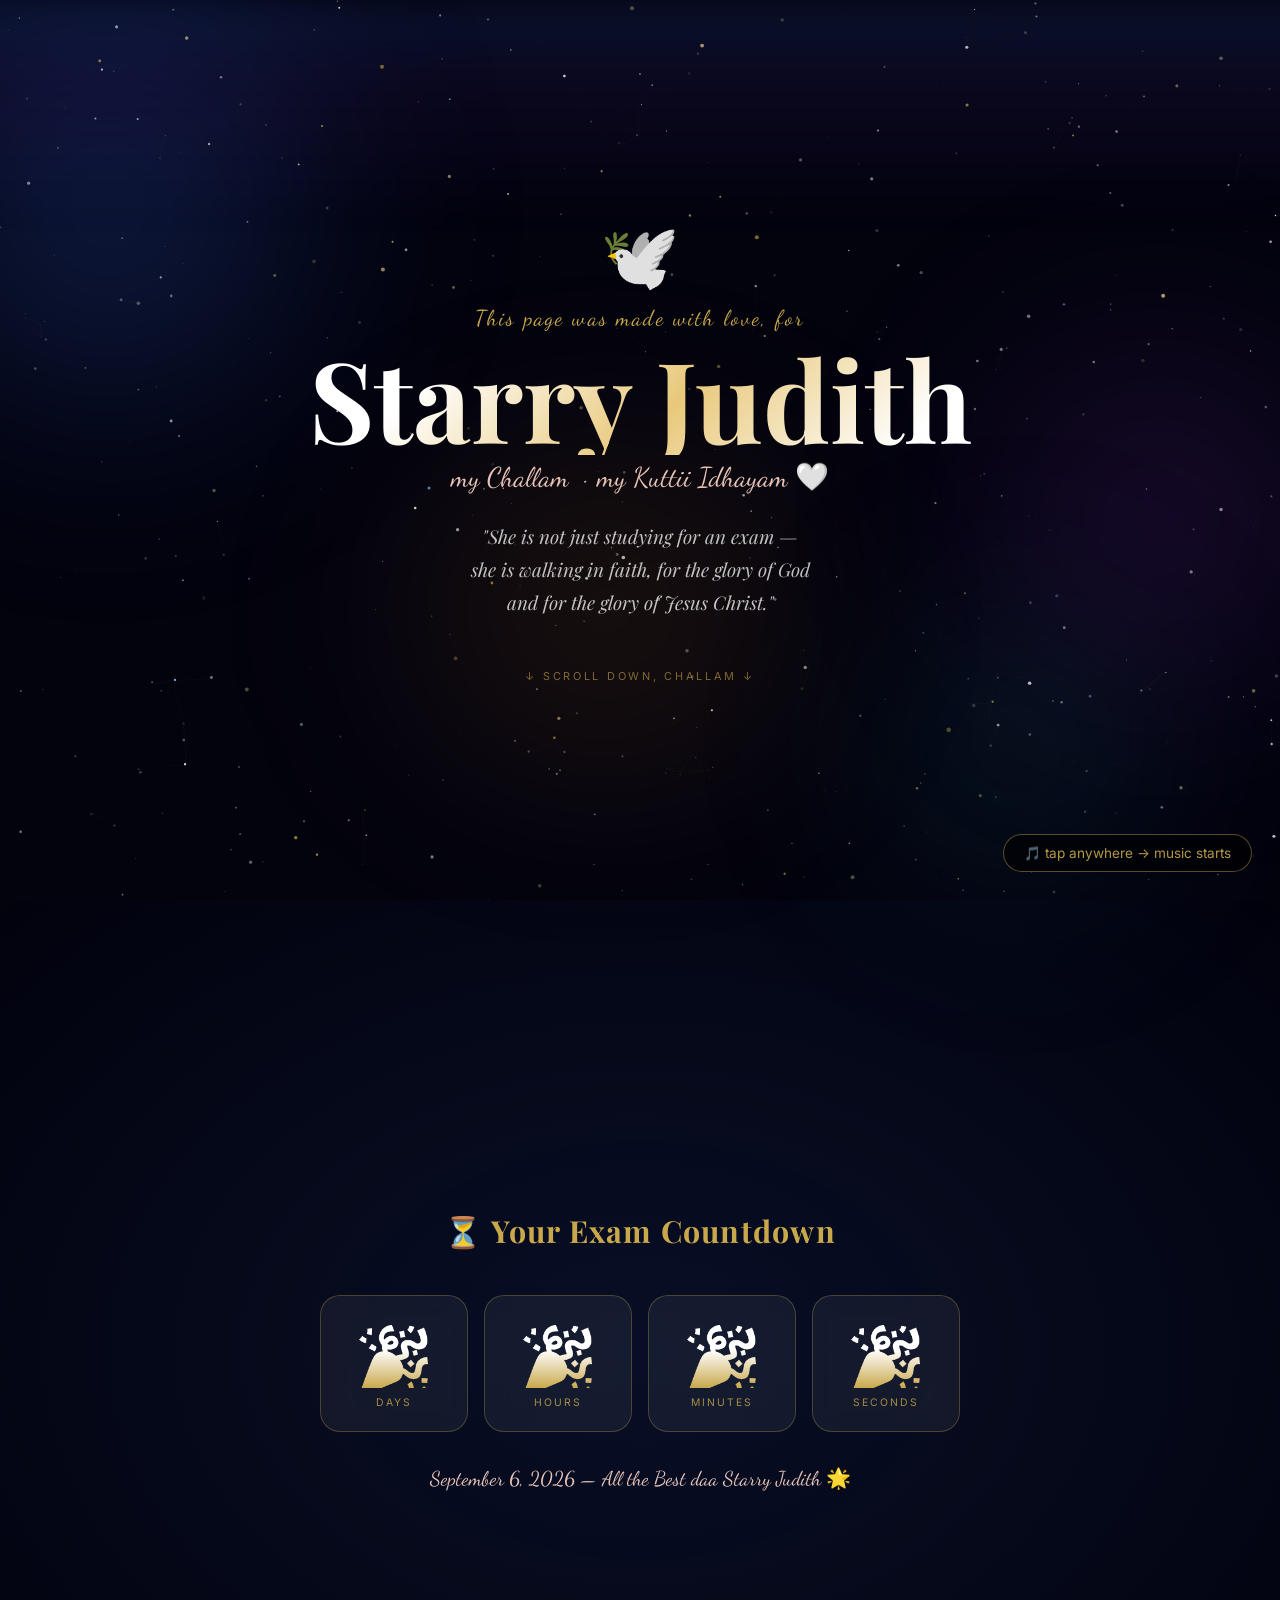
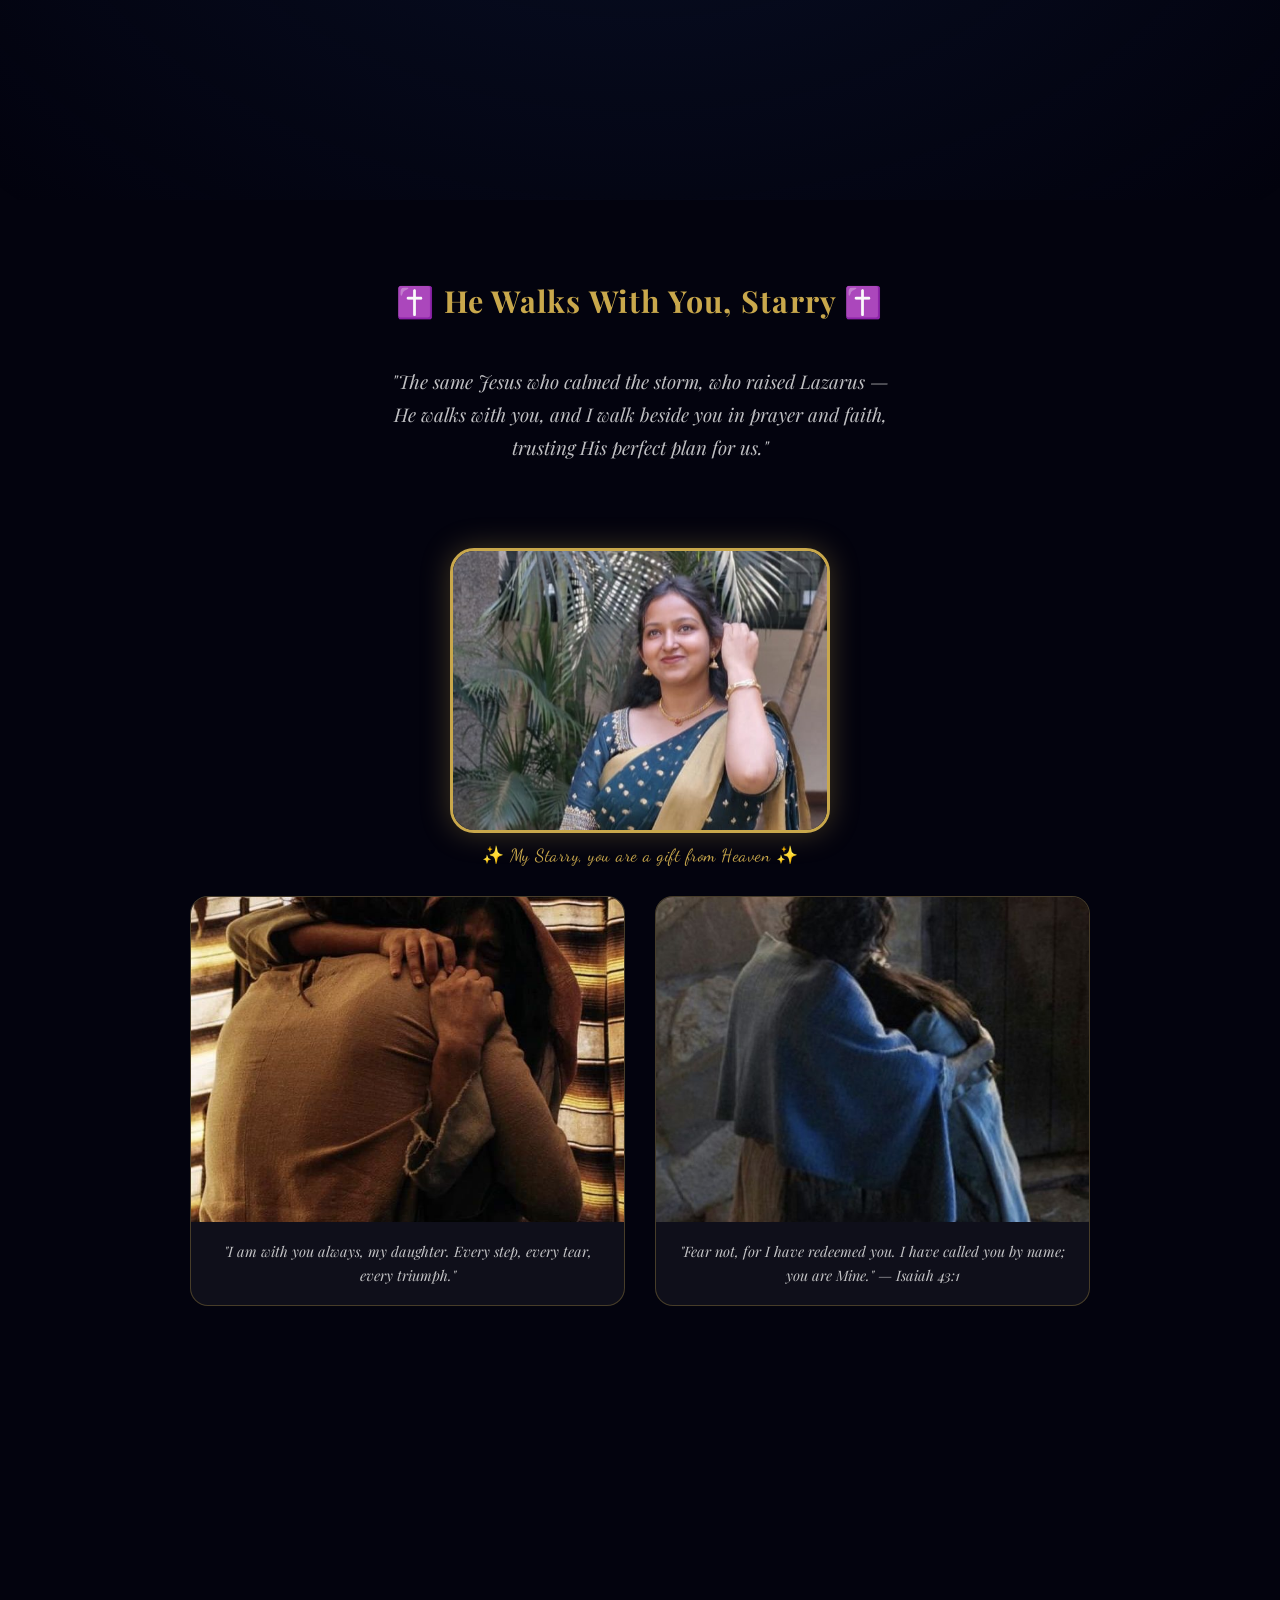
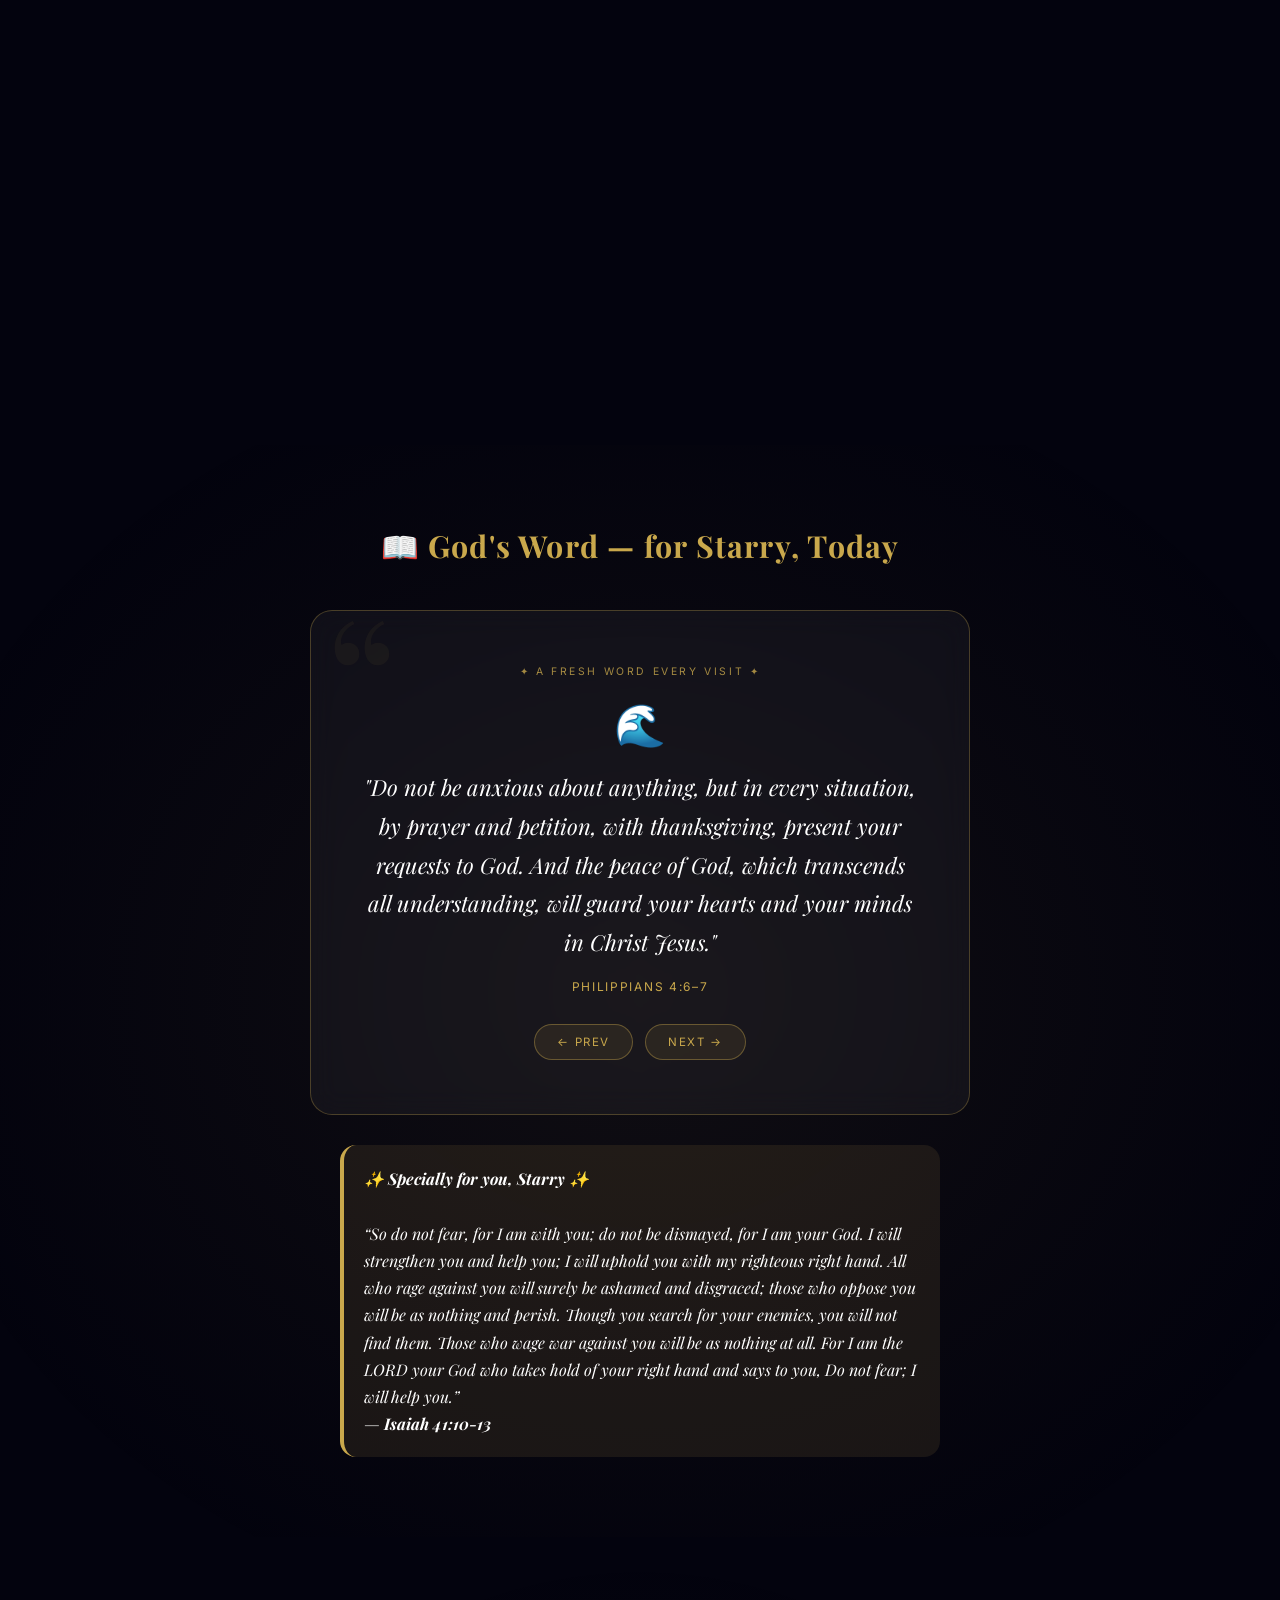
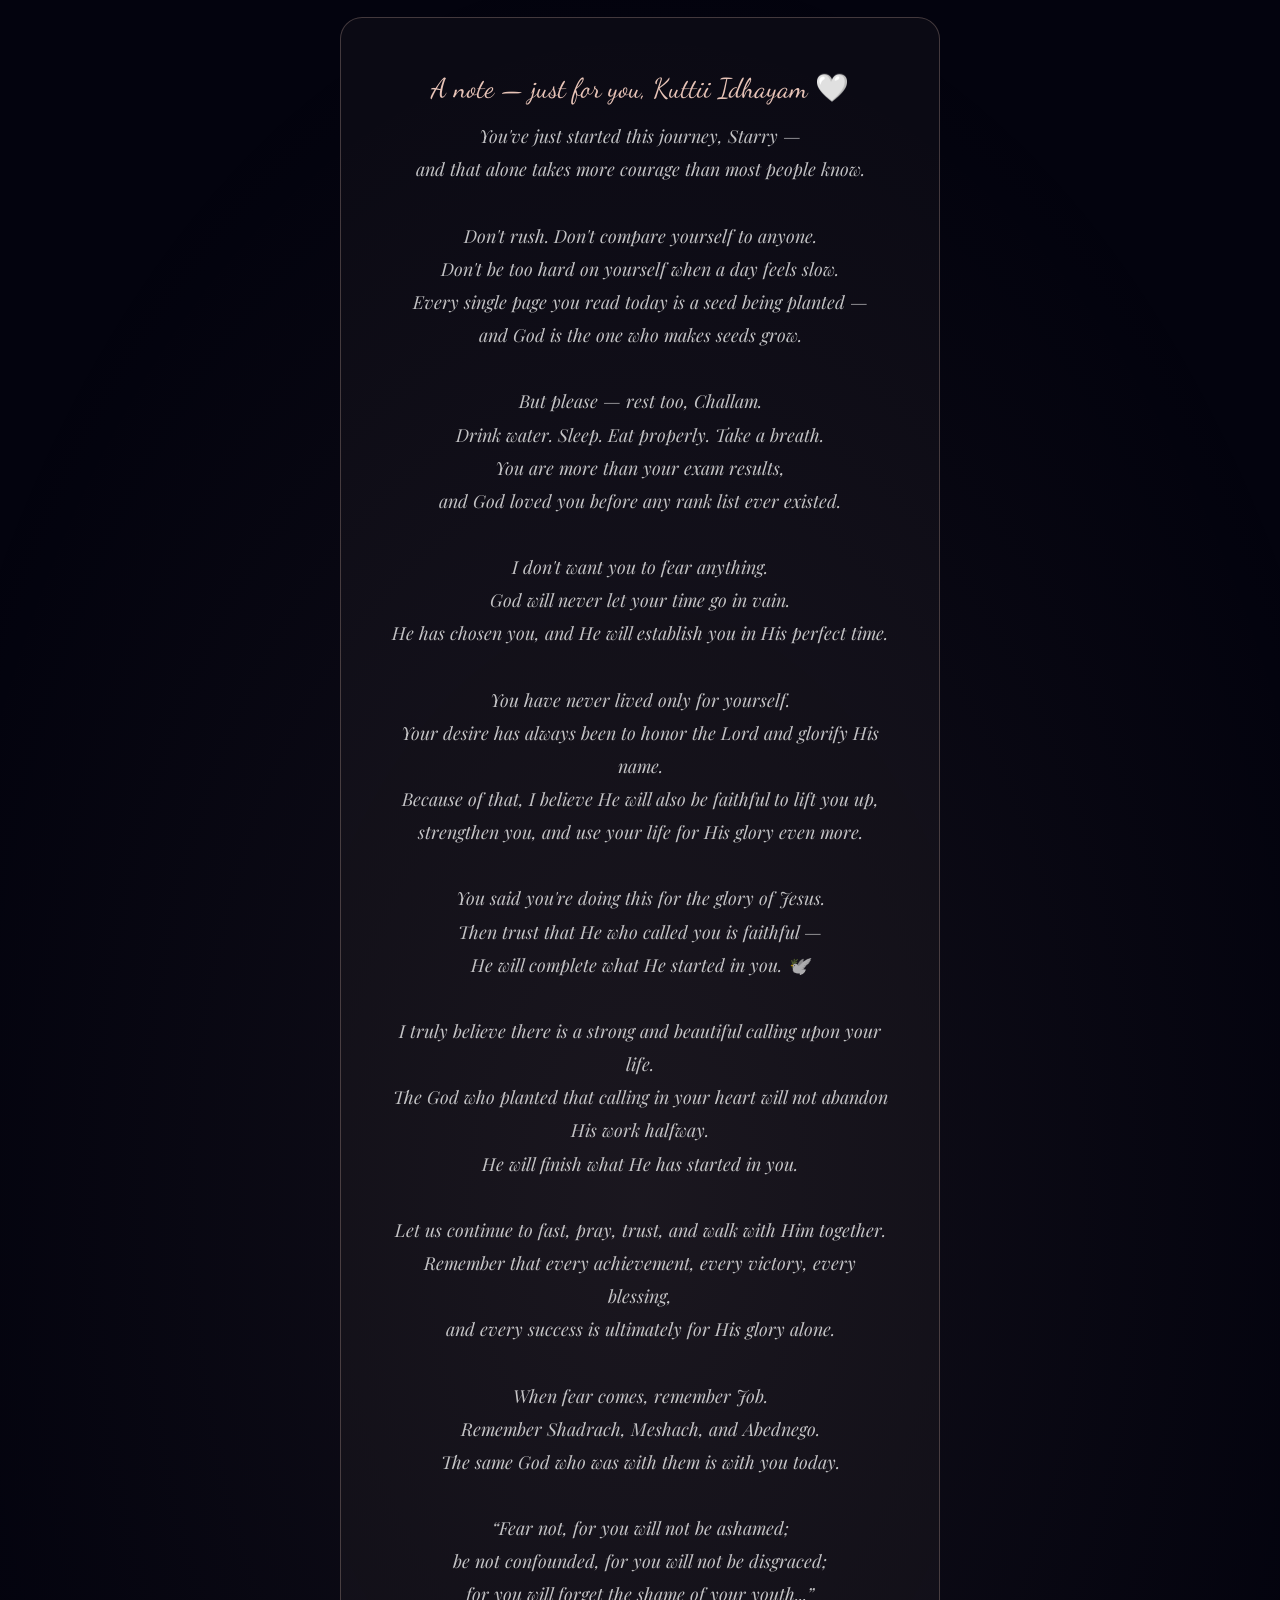
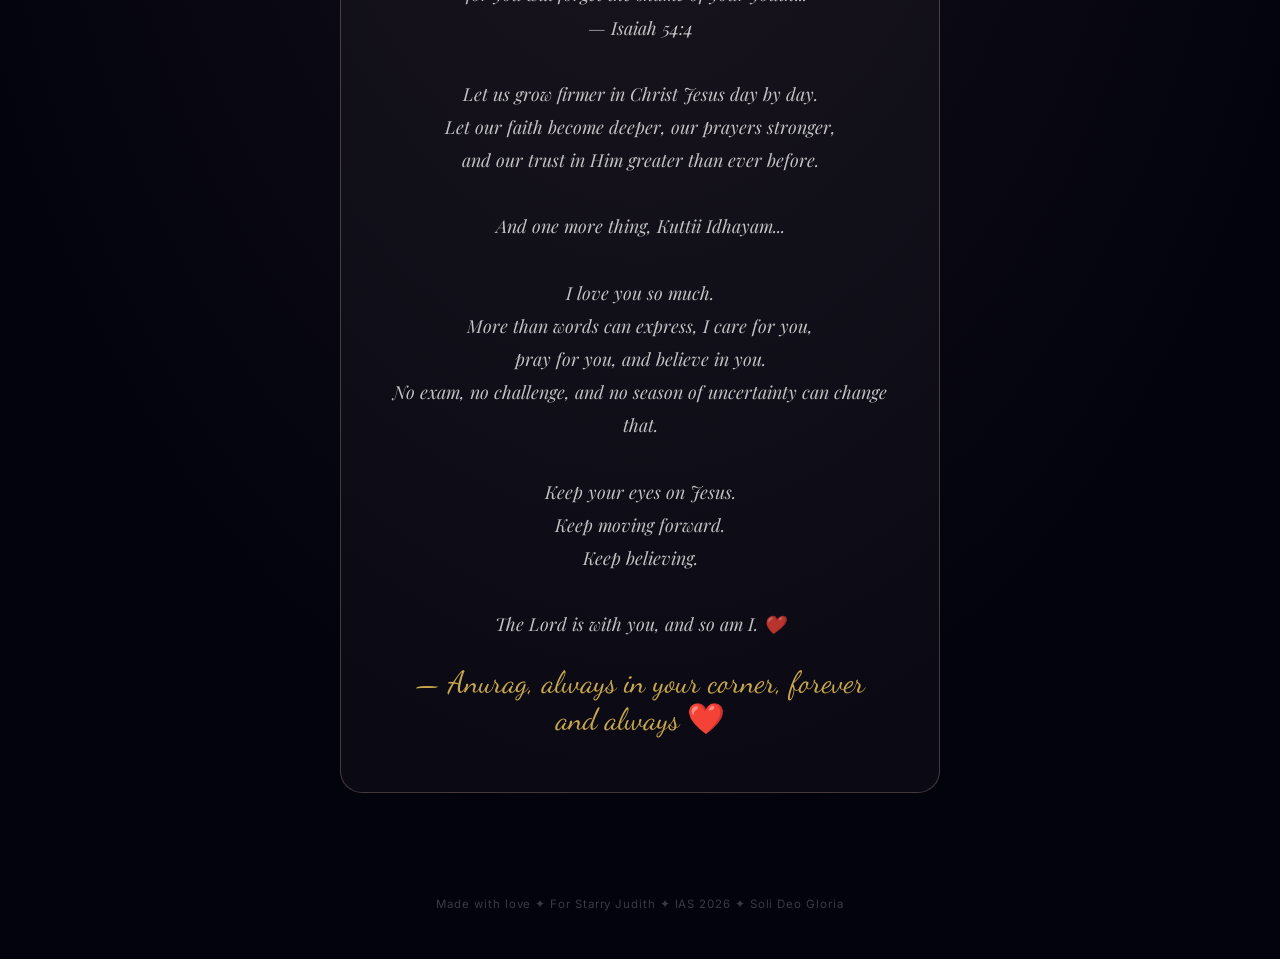
<file: index.html>
<!DOCTYPE html>
<html lang="en">
<head>
<meta charset="UTF-8"/>
<meta name="viewport" content="width=device-width, initial-scale=1.0, user-scalable=yes"/>
<title>For Starry Judith 🕊️ | Tap to play music</title>
<link href="https://fonts.googleapis.com/css2?family=Playfair+Display:ital,wght@0,400;0,700;1,400&family=Inter:wght@300;400;500&family=Dancing+Script:wght@600;700&display=swap" rel="stylesheet"/>
<style>
*,*::before,*::after{box-sizing:border-box;margin:0;padding:0}
:root{--gold:#C9A84C;--gold2:#E8C87A;--deep:#03030E;--rose:#E8C4B8;--soft:rgba(255,255,255,0.75);--white:#fff;}
html{scroll-behavior:smooth}
body{background:var(--deep);color:var(--white);font-family:'Inter',sans-serif;overflow-x:hidden}

#cvs-bg{position:fixed;inset:0;z-index:0;pointer-events:none}
.nebula{position:fixed;border-radius:50%;filter:blur(80px);pointer-events:none;z-index:-1;will-change:transform,opacity}
.nb1{width:600px;height:600px;background:radial-gradient(circle,rgba(30,60,140,.45),transparent 70%);top:-10%;left:-15%;animation:nb1 18s ease-in-out infinite alternate}
.nb2{width:500px;height:500px;background:radial-gradient(circle,rgba(80,30,120,.35),transparent 70%);top:30%;right:-10%;animation:nb2 22s ease-in-out infinite alternate}
.nb3{width:700px;height:400px;background:radial-gradient(circle,rgba(160,100,20,.18),transparent 70%);bottom:10%;left:20%;animation:nb3 26s ease-in-out infinite alternate}
.nb4{width:400px;height:400px;background:radial-gradient(circle,rgba(20,80,100,.3),transparent 70%);bottom:-5%;right:5%;animation:nb4 20s ease-in-out infinite alternate}
@keyframes nb1{0%{transform:translate(0,0) scale(1)}100%{transform:translate(80px,60px) scale(1.15)}}
@keyframes nb2{0%{transform:translate(0,0) scale(1.1)}100%{transform:translate(-70px,80px) scale(.95)}}
@keyframes nb3{0%{transform:translate(0,0) scale(1)}100%{transform:translate(60px,-50px) scale(1.1)}}
@keyframes nb4{0%{transform:translate(0,0) scale(.95)}100%{transform:translate(-50px,-60px) scale(1.1)}}

.aurora{position:fixed;top:0;left:-20%;width:140%;height:220px;background:linear-gradient(180deg,rgba(60,120,255,.13) 0%,rgba(100,60,200,.09) 40%,transparent 100%);filter:blur(18px);z-index:-1;pointer-events:none;animation:aur 12s ease-in-out infinite alternate}
@keyframes aur{0%{opacity:.5;transform:scaleX(1) translateY(0)}100%{opacity:1;transform:scaleX(1.08) translateY(18px)}}

#cvs-fg{position:fixed;inset:0;z-index:1;pointer-events:none}
main{position:relative;z-index:2}

.s{min-height:100vh;display:flex;flex-direction:column;align-items:center;justify-content:center;padding:80px 24px;position:relative}
#hero{text-align:center}
.hero-dove{font-size:clamp(2.4rem,7vw,4rem);margin-bottom:10px;animation:hvr 3.5s ease-in-out infinite}
@keyframes hvr{0%,100%{transform:translateY(0) rotate(-3deg)}50%{transform:translateY(-14px) rotate(3deg)}}
.for-label{font-family:'Dancing Script',cursive;font-size:clamp(1rem,3vw,1.35rem);color:var(--gold);letter-spacing:.1em;margin-bottom:10px;opacity:.85}
.hero-name{font-family:'Playfair Display',serif;font-weight:700;font-size:clamp(3rem,12vw,7rem);line-height:1.02;background:linear-gradient(135deg,#fff 20%,var(--gold2) 55%,#fff 90%);-webkit-background-clip:text;-webkit-text-fill-color:transparent;background-clip:text;margin-bottom:6px}
.hero-nick{font-family:'Dancing Script',cursive;font-size:clamp(1.1rem,3.5vw,1.7rem);color:var(--rose);margin-bottom:26px}
.hero-sub{font-family:'Playfair Display',serif;font-style:italic;font-size:clamp(.92rem,2.3vw,1.18rem);color:var(--soft);max-width:520px;line-height:1.75;margin-bottom:50px}
.scroll-cue{font-size:.68rem;letter-spacing:.25em;text-transform:uppercase;color:var(--gold);opacity:.6;animation:pc 2s ease-in-out infinite}
@keyframes pc{0%,100%{opacity:.3;transform:translateY(0)}50%{opacity:.9;transform:translateY(6px)}}

#countdown-s{background:radial-gradient(ellipse 70% 70% at 50% 50%,rgba(13,27,62,.5),transparent)}
.sec-title{font-family:'Playfair Display',serif;font-size:clamp(1.3rem,3.5vw,1.9rem);color:var(--gold);text-align:center;letter-spacing:.04em;margin-bottom:44px}
.cd-grid{display:grid;grid-template-columns:repeat(2,1fr);gap:16px;max-width:640px;width:100%;margin:0 auto 28px}
@media(min-width:500px){.cd-grid{grid-template-columns:repeat(4,1fr)}}
.cd-card{background:rgba(255,255,255,.06);border:1px solid rgba(201,168,76,.3);border-radius:20px;padding:28px 12px 22px;text-align:center;backdrop-filter:blur(12px);transition:transform .25s,border-color .25s,box-shadow .25s;cursor:default}
.cd-card:hover{transform:translateY(-6px);border-color:rgba(201,168,76,.7);box-shadow:0 0 32px rgba(201,168,76,.2)}
.cd-num{font-family:'Playfair Display',serif;font-size:clamp(2.4rem,8vw,4rem);font-weight:700;line-height:1;margin-bottom:8px;background:linear-gradient(180deg,#fff 40%,var(--gold));-webkit-background-clip:text;-webkit-text-fill-color:transparent;background-clip:text}
.cd-lbl{font-size:.65rem;letter-spacing:.2em;text-transform:uppercase;color:var(--gold);opacity:.8}
.cd-note{font-family:'Dancing Script',cursive;font-size:clamp(1rem,2.8vw,1.25rem);color:var(--rose);text-align:center;opacity:.85;margin-top:6px}

#jesus-s{text-align:center}
.jesus-quote{font-family:'Playfair Display',serif;font-style:italic;font-size:clamp(.92rem,2.3vw,1.18rem);color:var(--soft);max-width:520px;line-height:1.75;margin-bottom:44px}
.jesus-grid{display:grid;grid-template-columns:1fr;gap:30px;max-width:900px;width:100%;margin:0 auto}
@media(min-width:768px){.jesus-grid{grid-template-columns:repeat(2,1fr)}}
.custom-img-card{border-radius:18px;overflow:hidden;border:1px solid rgba(201,168,76,.3);background:rgba(255,255,255,.05);transition:transform .3s,box-shadow .3s}
.custom-img-card:hover{transform:translateY(-6px) scale(1.015);box-shadow:0 16px 48px rgba(0,0,0,.55)}
.custom-img-card img{width:100%;aspect-ratio:4/3;object-fit:cover;display:block}
.custom-caption{padding:18px;font-family:'Playfair Display',serif;font-style:italic;font-size:.9rem;color:var(--soft);line-height:1.65}

.her-photo-container{margin:40px auto 30px;max-width:380px;width:100%}
.photo-4x3{aspect-ratio:4/3;border-radius:24px;overflow:hidden;border:3px solid var(--gold);box-shadow:0 0 30px rgba(201,168,76,.3);background:#0a0a1a}
.photo-4x3 img{width:100%;height:100%;object-fit:cover;display:block}
.photo-caption{font-family:'Dancing Script',cursive;font-size:1.1rem;color:var(--gold);margin-top:12px;letter-spacing:.5px}

.friendship-card{background:linear-gradient(135deg,rgba(201,168,76,.08),rgba(232,196,184,.03));border:1px solid rgba(201,168,76,.3);border-radius:32px;padding:28px 24px;margin:40px auto 0;max-width:600px;backdrop-filter:blur(8px)}
.friendship-card p{font-family:'Playfair Display',serif;font-size:clamp(1rem,2.5vw,1.2rem);line-height:1.8;color:var(--rose);margin-bottom:16px}
.friendship-card .friendship-signature{font-family:'Dancing Script',cursive;font-size:1.5rem;color:var(--gold);text-align:right;margin-top:12px}

#verse-s{background:radial-gradient(ellipse 60% 60% at 50% 50%,rgba(201,168,76,.07),transparent)}
.verse-wrap{max-width:660px;width:100%}
.verse-card{background:rgba(255,255,255,.045);border:1px solid rgba(201,168,76,.3);border-radius:22px;padding:clamp(28px,5vw,54px) clamp(22px,5vw,52px);text-align:center;backdrop-filter:blur(14px);overflow:hidden;position:relative;transition:opacity .4s cubic-bezier(.2,.9,.3,1.1), transform .4s cubic-bezier(.2,.9,.3,1.1)}
.verse-card::before{content:'\201C';position:absolute;top:-24px;left:14px;font-size:11rem;color:var(--gold);opacity:.05;font-family:'Playfair Display',serif;line-height:1;pointer-events:none}
.verse-eyebrow{font-size:.65rem;letter-spacing:.25em;text-transform:uppercase;color:var(--gold);margin-bottom:22px;opacity:.8}
.verse-icon{font-size:2.6rem;margin-bottom:18px;display:block}
.verse-txt{font-family:'Playfair Display',serif;font-style:italic;font-size:clamp(1rem,2.6vw,1.38rem);line-height:1.75;color:var(--white);margin-bottom:18px}
.verse-ref{font-size:.75rem;letter-spacing:.14em;text-transform:uppercase;color:var(--gold)}
.v-nav{display:flex;gap:12px;justify-content:center;margin-top:30px;flex-wrap:wrap}
.v-btn{background:rgba(201,168,76,.1);border:1px solid rgba(201,168,76,.4);color:var(--gold);font-size:.72rem;letter-spacing:.14em;text-transform:uppercase;padding:10px 22px;border-radius:40px;cursor:pointer;transition:background .2s,transform .15s;font-family:'Inter',sans-serif}
.v-btn:hover{background:rgba(201,168,76,.25);transform:translateY(-2px)}

#love-s{background:radial-gradient(ellipse 60% 50% at 50% 50%,rgba(232,196,184,.07),transparent)}
.love-card{max-width:600px;width:100%;padding:clamp(30px,5vw,54px) clamp(24px,5vw,50px);border:1px solid rgba(232,196,184,.25);border-radius:22px;background:rgba(232,196,184,.04);text-align:center}
.love-from{font-family:'Dancing Script',cursive;font-size:clamp(1.2rem,3.5vw,1.7rem);color:var(--rose);margin-bottom:14px}
.love-txt{font-family:'Playfair Display',serif;font-style:italic;font-size:clamp(.92rem,2.2vw,1.12rem);color:var(--soft);line-height:1.85;margin-bottom:24px}
.love-sign{font-family:'Dancing Script',cursive;font-size:clamp(1.3rem,3.5vw,1.9rem);color:var(--gold)}
footer{position:relative;z-index:2;text-align:center;padding:24px 20px 48px;font-size:.72rem;color:rgba(255,255,255,.22);letter-spacing:.08em}
.float-anim{opacity:0;transform:translateY(38px);transition:opacity .85s cubic-bezier(.22,1,.36,1),transform .85s cubic-bezier(.22,1,.36,1)}
.float-anim.show{opacity:1;transform:translateY(0)}
.bob1{animation:bob 4.5s ease-in-out infinite}
.bob2{animation:bob 5.2s ease-in-out infinite .7s}
@keyframes bob{0%,100%{transform:translateY(0)}50%{transform:translateY(-8px)}}

/* subtle hint (appears only if music not started) */
#music-hint {
  position: fixed;
  bottom: 28px;
  right: 28px;
  background: rgba(0,0,0,0.65);
  backdrop-filter: blur(12px);
  border-radius: 60px;
  padding: 10px 20px;
  font-size: 0.85rem;
  font-family: 'Inter', sans-serif;
  color: var(--gold);
  border: 1px solid rgba(201,168,76,0.5);
  z-index: 1000;
  pointer-events: none;
  white-space: nowrap;
  opacity: 0;
  transition: opacity 0.4s ease;
}
#music-hint.show {
  opacity: 0.9;
}
@media (max-width: 550px) {
  #music-hint { font-size: 0.7rem; padding: 6px 14px; bottom: 18px; right: 18px; white-space: nowrap; }
}
</style>
</head>
<body>

<div class="nebula nb1"></div>
<div class="nebula nb2"></div>
<div class="nebula nb3"></div>
<div class="nebula nb4"></div>
<div class="aurora"></div>

<canvas id="cvs-bg"></canvas>
<canvas id="cvs-fg"></canvas>

<div id="music-hint">🎵 tap anywhere → music starts</div>

<main>
<section class="s" id="hero">
  <div class="hero-dove float-anim">🕊️</div>
  <p class="for-label float-anim">This page was made with love, for</p>
  <h1 class="hero-name float-anim">Starry Judith</h1>
  <p class="hero-nick float-anim">my Challam &nbsp;·&nbsp; my Kuttii Idhayam 🤍</p>
  <p class="hero-sub float-anim">"She is not just studying for an exam —<br/>she is walking in faith, for the glory of God<br/>and for the glory of Jesus Christ."</p>
  <p class="scroll-cue">↓ scroll down, Challam ↓</p>
</section>

<section class="s" id="countdown-s">
  <h2 class="sec-title float-anim">⏳ Your Exam Countdown</h2>
  <div class="cd-grid">
    <div class="cd-card float-anim bob1"><div class="cd-num" id="d">--</div><div class="cd-lbl">Days</div></div>
    <div class="cd-card float-anim bob2"><div class="cd-num" id="h">--</div><div class="cd-lbl">Hours</div></div>
    <div class="cd-card float-anim bob3"><div class="cd-num" id="m">--</div><div class="cd-lbl">Minutes</div></div>
    <div class="cd-card float-anim bob4"><div class="cd-num" id="sec">--</div><div class="cd-lbl">Seconds</div></div>
  </div>
  <p class="cd-note float-anim">September 6, 2026 — All the Best daa Starry Judith 🌟</p>
</section>

<section class="s" id="jesus-s">
  <h2 class="sec-title float-anim">✝️ He Walks With You, Starry ✝️</h2>
  <p class="jesus-quote float-anim">"The same Jesus who calmed the storm, who raised Lazarus — He walks with you, and I walk beside you in prayer and faith, trusting His perfect plan for us."</p>

  <div class="her-photo-container float-anim">
    <div class="photo-4x3">
      <img src="starry.jpg" alt="Starry's beautiful face">
    </div>
    <p class="photo-caption">✨ My Starry, you are a gift from Heaven ✨</p>
  </div>

  <div class="jesus-grid">
    <div class="custom-img-card float-anim bob1">
      <img src="jesus_walk.jpg" alt="Jesus Loves You">
      <div class="custom-caption">"I am with you always, my daughter. Every step, every tear, every triumph."</div>
    </div>
    <div class="custom-img-card float-anim bob2">
      <img src="jesus_hold.jpg" alt="Jesus Loves You more">
      <div class="custom-caption">"Fear not, for I have redeemed you. I have called you by name; you are Mine." — Isaiah 43:1</div>
    </div>
  </div>

  <div class="friendship-card float-anim">
    <p>🌙 My dearest Challam, my Kuttii Idhayam — I love you. You are my closest friend, my greatest joy after Jesus, and you became the one i think of first when I wake and last when I sleep after Jesus.</p>
    <p>I don't know what the future holds — only the Lord does. But if He wills, I would walk every path with you. For now, I am simply yours: your supporter, your encourager, the one who believes in your calling more than anyone. Whether as friends today or something more tomorrow, I will always love you — purely, patiently, and with all my heart.</p>
    <p>You are studying for His glory, Which I am very proud of you And I am praying for you, fasting for you, and dreaming with you And always with you — trusting that His plan is greater than anything we can imagine. 🤍</p>
    <div class="friendship-signature">— Anurag </div>
  </div>
</section>

<section class="s" id="verse-s">
  <h2 class="sec-title float-anim">📖 God's Word — for Starry, Today</h2>
  <div class="verse-wrap float-anim">
    <div class="verse-card" id="vcard">
      <p class="verse-eyebrow">✦ A Fresh Word Every Visit ✦</p>
      <span class="verse-icon" id="vi">🕊️</span>
      <blockquote class="verse-txt" id="vt">loading…</blockquote>
      <p class="verse-ref" id="vr"></p>
      <div class="v-nav"><button class="v-btn" onclick="prevV()">← Prev</button><button class="v-btn" onclick="nextV()">Next →</button></div>
    </div>
  </div>
  <div style="margin-top: 30px; max-width: 600px; background: rgba(201,168,76,0.1); border-left: 4px solid var(--gold); padding: 20px; border-radius: 16px;">
    <p style="font-family: 'Playfair Display', serif; font-style: italic; font-size: 1rem; line-height: 1.7;">
      <strong>✨ Specially for you, Starry ✨</strong><br><br>
      “So do not fear, for I am with you; do not be dismayed, for I am your God. I will strengthen you and help you; I will uphold you with my righteous right hand. All who rage against you will surely be ashamed and disgraced; those who oppose you will be as nothing and perish. Though you search for your enemies, you will not find them. Those who wage war against you will be as nothing at all. For I am the LORD your God who takes hold of your right hand and says to you, Do not fear; I will help you.”<br>
      — <strong>Isaiah 41:10-13</strong>
    </p>
  </div>
</section>

<section class="s" id="love-s">
  <div class="love-card float-anim">
    <p class="love-from">A note — just for you, Kuttii Idhayam 🤍</p>
    <p class="love-txt">
      You've just started this journey, Starry —<br/>
      and that alone takes more courage than most people know.<br/><br/>
      Don't rush. Don't compare yourself to anyone.<br/>
      Don't be too hard on yourself when a day feels slow.<br/>
      Every single page you read today is a seed being planted —<br/>
      and God is the one who makes seeds grow.<br/><br/>
      But please — rest too, Challam.<br/>
      Drink water. Sleep. Eat properly. Take a breath.<br/>
      You are more than your exam results,<br/>
      and God loved you before any rank list ever existed.<br/><br/>
      I don't want you to fear anything.<br/>
      God will never let your time go in vain.<br/>
      He has chosen you, and He will establish you in His perfect time.<br/><br/>
      You have never lived only for yourself.<br/>
      Your desire has always been to honor the Lord and glorify His name.<br/>
      Because of that, I believe He will also be faithful to lift you up,<br/>
      strengthen you, and use your life for His glory even more.<br/><br/>
      You said you're doing this for the glory of Jesus.<br/>
      Then trust that He who called you is faithful —<br/>
      He will complete what He started in you. 🕊️<br/><br/>
      I truly believe there is a strong and beautiful calling upon your life.<br/>
      The God who planted that calling in your heart will not abandon His work halfway.<br/>
      He will finish what He has started in you.<br/><br/>
      Let us continue to fast, pray, trust, and walk with Him together.<br/>
      Remember that every achievement, every victory, every blessing,<br/>
      and every success is ultimately for His glory alone.<br/><br/>
      When fear comes, remember Job.<br/>
      Remember Shadrach, Meshach, and Abednego.<br/>
      The same God who was with them is with you today.<br/><br/>
      <span class="verse">
        “Fear not, for you will not be ashamed;<br/>
        be not confounded, for you will not be disgraced;<br/>
        for you will forget the shame of your youth...”<br/>
        — Isaiah 54:4
      </span><br/><br/>
      Let us grow firmer in Christ Jesus day by day.<br/>
      Let our faith become deeper, our prayers stronger,<br/>
      and our trust in Him greater than ever before.<br/><br/>
      And one more thing, Kuttii Idhayam...<br/><br/>
      I love you so much.<br/>
      More than words can express, I care for you,<br/>
      pray for you, and believe in you.<br/>
      No exam, no challenge, and no season of uncertainty can change that.<br/><br/>
      Keep your eyes on Jesus.<br/>
      Keep moving forward.<br/>
      Keep believing.<br/><br/>
      The Lord is with you, and so am I. ❤️
    </p>
    <p class="love-sign">— Anurag, always in your corner, forever and always ❤️</p>
  </div>
</section>
</main>
<footer>Made with love ✦ For Starry Judith ✦ IAS 2026 ✦ Soli Deo Gloria</footer>

<audio id="bgSong" loop preload="auto">
  <source src="My Starry Kanna.mp3" type="audio/mpeg">
</audio>

<script>
// ========== FULL CANVAS & PARTICLE SYSTEM (unchanged) ==========
const bgCvs = document.getElementById('cvs-bg');
const bgCtx = bgCvs.getContext('2d');
const fgCvs = document.getElementById('cvs-fg');
const fgCtx = fgCvs.getContext('2d');
let W, H;
function updateCanvasSize() { W = bgCvs.width = fgCvs.width = window.innerWidth; H = bgCvs.height = fgCvs.height = window.innerHeight; }
updateCanvasSize();
window.addEventListener('resize', () => { updateCanvasSize(); resetAllStarsAndParticles(); });

const layers = [
  { count: 120, speed: 0.012, maxR: 0.9, alpha: 0.5, col: '255,255,255' },
  { count: 80, speed: 0.025, maxR: 1.3, alpha: 0.7, col: '255,255,255' },
  { count: 45, speed: 0.045, maxR: 1.8, alpha: 0.9, col: '220,200,140' },
  { count: 20, speed: 0.07, maxR: 2.2, alpha: 1.0, col: '201,168,76' }
];
let allStars = [];
function initStars() { allStars = []; layers.forEach(l => { for(let i=0;i<l.count;i++) allStars.push({ x:Math.random()*W, y:Math.random()*H, r:Math.random()*l.maxR+0.25, baseAlpha:Math.random()*l.alpha*0.5+l.alpha*0.4, col:l.col, phase:Math.random()*Math.PI*2, twinkleSpeed:Math.random()*0.003+0.001, driftX:(Math.random()-0.5)*l.speed*0.6, driftY:(Math.random()-0.5)*l.speed*0.4 }); }); }
initStars();
let shoots = [];
function spawnShoot() { if(Math.random()<0.004) shoots.push({ x:Math.random()*W*0.7, y:Math.random()*H*0.4, len:Math.random()*120+60, life:1, speed:Math.random()*8+6 }); }
function drawBg(t) { bgCtx.clearRect(0,0,W,H); allStars.forEach(s=>{ s.x+=s.driftX; s.y+=s.driftY; if(s.x<0)s.x=W; if(s.x>W)s.x=0; if(s.y<0)s.y=H; if(s.y>H)s.y=0; const a=s.baseAlpha*(0.45+0.55*Math.abs(Math.sin(t*s.twinkleSpeed+s.phase))); bgCtx.beginPath(); bgCtx.arc(s.x,s.y,s.r,0,Math.PI*2); bgCtx.fillStyle=`rgba(${s.col},${a})`; bgCtx.fill(); }); spawnShoot(); for(let i=shoots.length-1;i>=0;i--){ const sh=shoots[i]; bgCtx.save(); bgCtx.globalAlpha=sh.life*0.9; const grad=bgCtx.createLinearGradient(sh.x,sh.y,sh.x+sh.len,sh.y+sh.len*0.4); grad.addColorStop(0,'rgba(255,255,255,0)'); grad.addColorStop(1,'rgba(255,240,180,0.9)'); bgCtx.strokeStyle=grad; bgCtx.lineWidth=1.5; bgCtx.beginPath(); bgCtx.moveTo(sh.x,sh.y); bgCtx.lineTo(sh.x+sh.len,sh.y+sh.len*0.4); bgCtx.stroke(); bgCtx.restore(); sh.x+=sh.speed; sh.y+=sh.speed*0.4; sh.life-=0.035; if(sh.life<=0) shoots.splice(i,1); } requestAnimationFrame(drawBg); }
requestAnimationFrame(drawBg);

let mouse={x:-999,y:-999}, particles=[], sparks=[];
window.addEventListener('mousemove',e=>{mouse.x=e.clientX;mouse.y=e.clientY;});
window.addEventListener('touchmove',e=>{ if(e.touches.length){ mouse.x=e.touches[0].clientX; mouse.y=e.touches[0].clientY; } },{passive:true});
window.addEventListener('touchend',()=>{mouse.x=-999;mouse.y=-999;});
class Particle { constructor(){ this.reset(true); } reset(init){ this.ox=Math.random()*W; this.oy=init?Math.random()*H:Math.random()*H; this.x=this.ox; this.y=this.oy; this.r=Math.random()*1.5+0.3; this.a=Math.random()*0.8+0.15; this.drift=Math.random()*0.35+0.08; this.angle=Math.random()*Math.PI*2; this.va=(Math.random()-0.5)*0.007; this.phase=Math.random()*Math.PI*2; this.twinkle=Math.random()*0.006+0.002; const t=Math.random(); this.col=t<0.65?'255,255,255':t<0.83?'201,168,76':'140,180,240'; } update(t){ this.angle+=this.va; this.x=this.ox+Math.cos(this.angle)*this.drift*14; this.y=this.oy+Math.sin(this.angle)*this.drift*11; const dx=mouse.x-this.x, dy=mouse.y-this.y, d=Math.sqrt(dx*dx+dy*dy); if(d<170){ const f=(170-d)/170*0.65; this.x+=dx*f*0.07; this.y+=dy*f*0.07; } if(this.x<-50) this.x=W+50; if(this.x>W+50) this.x=-50; if(this.y<-50) this.y=H+50; if(this.y>H+50) this.y=-50; this.ca=this.a*(0.35+0.65*Math.abs(Math.sin(t*this.twinkle+this.phase))); } draw(){ fgCtx.beginPath(); fgCtx.arc(this.x,this.y,this.r,0,Math.PI*2); fgCtx.fillStyle=`rgba(${this.col},${this.ca})`; fgCtx.fill(); } }
function initParticles(){ particles=[]; for(let i=0;i<180;i++) particles.push(new Particle()); }
initParticles();
function resetAllStarsAndParticles(){ initStars(); initParticles(); sparks=[]; shoots=[]; mouse={x:-999,y:-999}; }
function burst(x,y){ for(let i=0;i<22;i++) sparks.push({ x,y, vx:(Math.random()-0.5)*6, vy:(Math.random()-0.5)*6, a:1, r:Math.random()*2.8+0.6, col:Math.random()<0.55?'201,168,76':'255,255,255' }); }
window.addEventListener('click',e=>burst(e.clientX,e.clientY));
window.addEventListener('touchstart',e=>{ if(e.touches.length) burst(e.touches[0].clientX,e.touches[0].clientY); },{passive:true});
function drawFg(t){ fgCtx.clearRect(0,0,W,H); for(let i=0;i<particles.length;i++) for(let j=i+1;j<particles.length;j++){ const p=particles[i], q=particles[j]; const dx=p.x-q.x, dy=p.y-q.y, d=Math.sqrt(dx*dx+dy*dy); if(d<80){ fgCtx.beginPath(); fgCtx.moveTo(p.x,p.y); fgCtx.lineTo(q.x,q.y); fgCtx.strokeStyle=`rgba(201,168,76,${(1-d/80)*0.1})`; fgCtx.lineWidth=0.6; fgCtx.stroke(); } } particles.forEach(p=>{ p.update(t*0.001); p.draw(); }); for(let i=sparks.length-1;i>=0;i--){ const s=sparks[i]; s.x+=s.vx; s.y+=s.vy; s.vx*=0.91; s.vy*=0.91; s.a-=0.026; if(s.a<=0){ sparks.splice(i,1); continue; } fgCtx.beginPath(); fgCtx.arc(s.x,s.y,s.r*s.a,0,Math.PI*2); fgCtx.fillStyle=`rgba(${s.col},${s.a})`; fgCtx.fill(); } if(mouse.x>0&&mouse.x<W&&mouse.y>0&&mouse.y<H){ const grad=fgCtx.createRadialGradient(mouse.x,mouse.y,0,mouse.x,mouse.y,80); grad.addColorStop(0,'rgba(201,168,76,0.07)'); grad.addColorStop(1,'rgba(201,168,76,0)'); fgCtx.beginPath(); fgCtx.arc(mouse.x,mouse.y,80,0,Math.PI*2); fgCtx.fillStyle=grad; fgCtx.fill(); } requestAnimationFrame(drawFg); }
requestAnimationFrame(drawFg);

// Countdown
function tick(){ const target=new Date('2026-09-06T09:00:00+05:30'); const diff=target-new Date(); if(diff<=0){ ['d','h','m','sec'].forEach(id=>document.getElementById(id).textContent='🎉'); return; } const tot=Math.floor(diff/1000); document.getElementById('d').textContent=String(Math.floor(tot/86400)).padStart(2,'0'); document.getElementById('h').textContent=String(Math.floor((tot%86400)/3600)).padStart(2,'0'); document.getElementById('m').textContent=String(Math.floor((tot%3600)/60)).padStart(2,'0'); document.getElementById('sec').textContent=String(tot%60).padStart(2,'0'); }
tick(); setInterval(tick,1000);

// Bible verses
const verses=[
  {i:'🕊️',t:'"So do not fear, for I am with you; do not be dismayed, for I am your God. I will strengthen you and help you; I will uphold you with my righteous right hand."',r:'Isaiah 41:10'},
  {i:'💪',t:'"I can do all this through Him who gives me strength."',r:'Philippians 4:13'},
  {i:'🌊',t:'"Do not be anxious about anything, but in every situation, by prayer and petition, with thanksgiving, present your requests to God. And the peace of God, which transcends all understanding, will guard your hearts and your minds in Christ Jesus."',r:'Philippians 4:6–7'},
  {i:'🌟',t:'"Be strong and courageous. Do not be afraid; do not be discouraged, for the LORD your God will be with you wherever you go."',r:'Joshua 1:9'},
  {i:'🦅',t:'"But those who hope in the LORD will renew their strength. They will soar on wings like eagles; they will run and not grow weary, they will walk and not be faint."',r:'Isaiah 40:31'},
  {i:'🙏',t:'"Cast all your anxiety on Him because He cares for you."',r:'1 Peter 5:7'},
  {i:'🔥',t:'"For God has not given us a spirit of fear, but of power and of love and of a sound mind."',r:'2 Timothy 1:7'},
  {i:'☀️',t:'"She is clothed with strength and dignity; she can laugh at the days to come."',r:'Proverbs 31:25'},
  {i:'🌺',t:'"The LORD your God is with you, the Mighty Warrior who saves. He will take great delight in you; in his love he will rejoice over you with singing."',r:'Zephaniah 3:17'},
  {i:'✝️',t:'"Come to me, all you who are weary and burdened, and I will give you rest."',r:'Matthew 11:28'},
  {i:'💎',t:'"Trust in the LORD with all your heart and lean not on your own understanding; in all your ways submit to him, and he will make your paths straight."',r:'Proverbs 3:5–6'},
  {i:'🌈',t:'"For we are God\'s handiwork, created in Christ Jesus to do good works, which God prepared in advance for us to do."',r:'Ephesians 2:10'}
];
let verseIdx=Math.floor(Math.random()*verses.length);
function showVerse(i){ const v=verses[i]; const card=document.getElementById('vcard'); card.style.opacity='0'; card.style.transform='translateY(14px)'; setTimeout(()=>{ document.getElementById('vi').textContent=v.i; document.getElementById('vt').textContent=v.t; document.getElementById('vr').textContent=v.r; card.style.opacity='1'; card.style.transform='translateY(0)'; },200); }
window.nextV=()=>{ verseIdx=(verseIdx+1)%verses.length; showVerse(verseIdx); };
window.prevV=()=>{ verseIdx=(verseIdx-1+verses.length)%verses.length; showVerse(verseIdx); };
showVerse(verseIdx);

// ========== RELIABLE MUSIC START ON FIRST TAP/CLICK ==========
const audioEl = document.getElementById('bgSong');
const hintEl = document.getElementById('music-hint');
audioEl.volume = 0.45;
audioEl.loop = true;

let musicStarted = false;

// Show the hint (so the user knows what to do)
hintEl.classList.add('show');

function startMusicOnInteraction() {
  if (musicStarted) return;
  musicStarted = true;
  audioEl.play()
    .then(() => {
      // hide hint after music starts
      hintEl.classList.remove('show');
    })
    .catch(err => {
      console.warn('Playback failed:', err);
      // If file missing, change hint text
      hintEl.innerHTML = '⚠️ Audio file missing? Rename to My Starry Kanna.mp3';
      hintEl.classList.add('show');
    });
}

// Listen for any user touch or click on the whole page
window.addEventListener('click', startMusicOnInteraction);
window.addEventListener('touchstart', startMusicOnInteraction);

// Also try an immediate autoplay – it will be blocked, but that's fine.
audioEl.play().catch(() => {});

// Scroll animations
document.querySelectorAll('#hero .float-anim').forEach((el,i)=>setTimeout(()=>el.classList.add('show'),180+i*140));
const obs=new IntersectionObserver(entries=>entries.forEach(e=>{ if(e.isIntersecting) e.target.classList.add('show'); }),{threshold:0.1});
document.querySelectorAll('.s:not(#hero) .float-anim').forEach(el=>obs.observe(el));
</script>
</body>
</html>
</file>
